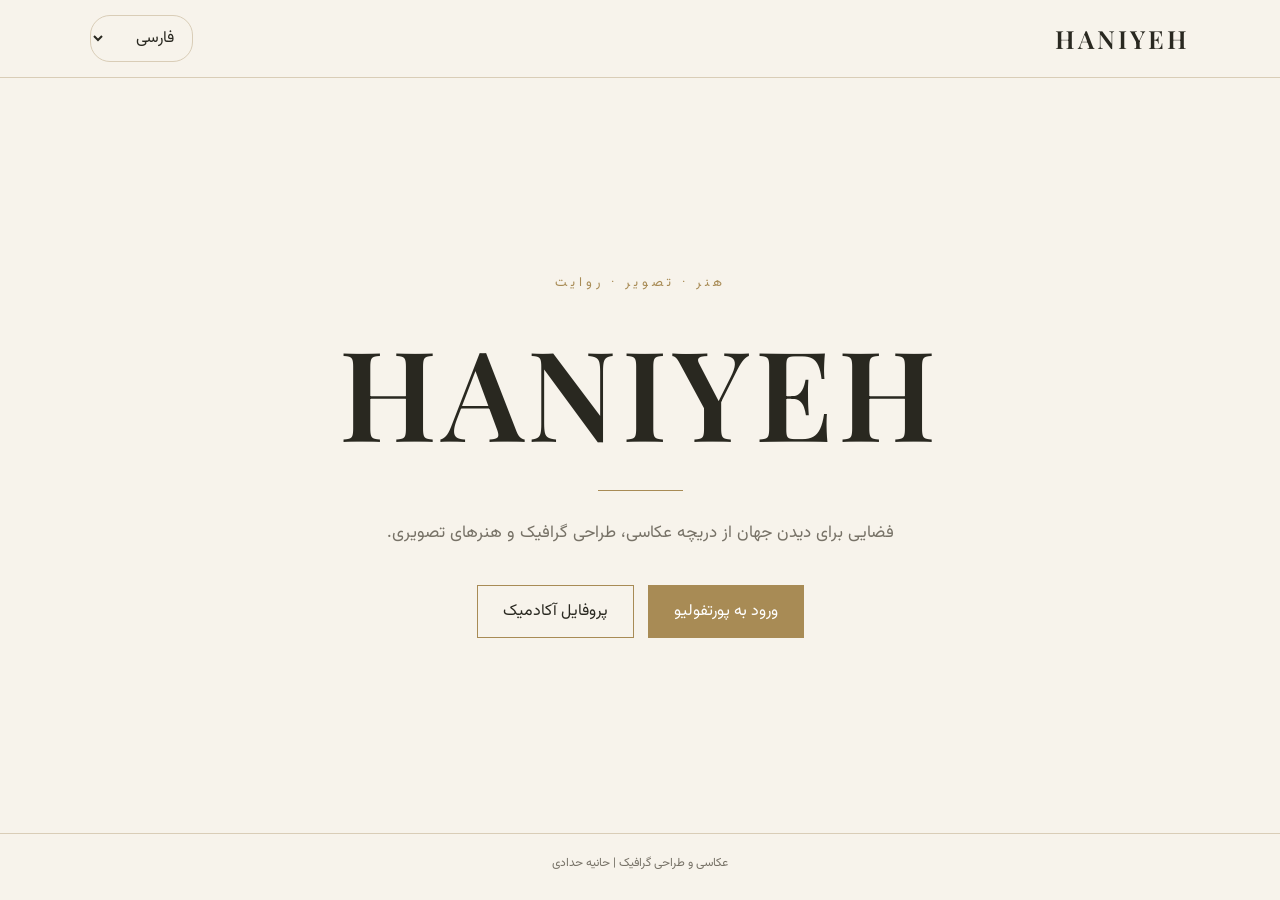
<file: index.html>
<!DOCTYPE html>
<html lang="fa" dir="rtl">
<head>
<meta charset="UTF-8">
<meta name="viewport" content="width=device-width, initial-scale=1.0">
<title>HANIYEH | Creative Portfolio</title>

<link href="https://fonts.googleapis.com/css2?family=Playfair+Display:wght@500;600;700&family=Vazirmatn:wght@400;500;600;700&display=swap" rel="stylesheet">

<style>
:root {
  --cream: #f7f3eb;
  --gold: #a88b55;
  --dark: #292820;
  --muted: #777267;
  --line: #d9cdb7;
}

* { box-sizing: border-box; }

body {
  margin: 0;
  background: var(--cream);
  color: var(--dark);
  font-family: 'Vazirmatn', sans-serif;
  min-height: 100vh;
}

header {
  height: 78px;
  padding: 0 7%;
  display: flex;
  align-items: center;
  justify-content: space-between;
  border-bottom: 1px solid var(--line);
}

.logo {
  font: 600 25px 'Playfair Display', serif;
  letter-spacing: 3px;
}

select {
  background: transparent;
  border: 1px solid var(--line);
  padding: 9px 14px;
  color: var(--dark);
  border-radius: 20px;
  font: inherit;
}

main {
  min-height: calc(100vh - 145px);
  display: flex;
  align-items: center;
  justify-content: center;
  text-align: center;
  padding: 50px 20px;
}

.content { max-width: 780px; }

.eyebrow {
  color: var(--gold);
  letter-spacing: 4px;
  font-size: 13px;
}

h1 {
  font: 600 clamp(65px, 13vw, 125px)/1.2 'Playfair Display', serif;
  letter-spacing: 5px;
  margin: 22px 0;
}

.line {
  width: 85px;
  height: 1px;
  background: var(--gold);
  margin: 25px auto;
}

.description {
  color: var(--muted);
  font-size: 17px;
  line-height: 2;
  max-width: 580px;
  margin: auto;
}

.buttons {
  display: flex;
  justify-content: center;
  gap: 14px;
  flex-wrap: wrap;
  margin-top: 35px;
}

.button {
  display: inline-block;
  padding: 13px 25px;
  border: 1px solid var(--gold);
  color: var(--dark);
  text-decoration: none;
  transition: .25s;
}

.button.primary {
  background: var(--gold);
  color: white;
}

.button:hover {
  transform: translateY(-3px);
}

footer {
  text-align: center;
  padding: 20px;
  color: var(--muted);
  font-size: 12px;
  border-top: 1px solid var(--line);
}

body[dir="ltr"] {
  font-family: Arial, sans-serif;
}

@media(max-width:500px) {
  header { padding: 0 5%; }
  .description { font-size: 15px; }
}
</style>
</head>

<body>

<header>
  <div class="logo">HANIYEH</div>

  <select id="language" aria-label="Language">
    <option value="fa">فارسی</option>
    <option value="en">English</option>
    <option value="it">Italiano</option>
  </select>
</header>

<main>
  <div class="content">

    <div class="eyebrow" id="eyebrow">
      هنر · تصویر · روایت
    </div>

    <h1>HANIYEH</h1>

    <div class="line"></div>

    <p class="description" id="description">
      فضایی برای دیدن جهان از دریچه عکاسی،
      طراحی گرافیک و هنرهای تصویری.
    </p>

    <div class="buttons">
      <a class="button primary" href="HaniyehPortfolio.html" id="portfolio">
        ورود به پورتفولیو
      </a>

      <a class="button" href="academic.html" id="academic">
        پروفایل آکادمیک
      </a>
    </div>

  </div>
</main>

<footer id="footer">
  عکاسی و طراحی گرافیک | حانیه حدادی
</footer>

<script>
const translations = {
  fa: {
    dir: "rtl",
    eyebrow: "هنر · تصویر · روایت",
    description: "فضایی برای دیدن جهان از دریچه عکاسی، طراحی گرافیک و هنرهای تصویری.",
    portfolio: "ورود به پورتفولیو",
    academic: "پروفایل آکادمیک",
    footer: "عکاسی و طراحی گرافیک | حانیه حدادی"
  },
  en: {
    dir: "ltr",
    eyebrow: "ART · IMAGE · STORY",
    description: "A space for seeing the world through photography, graphic design, and visual arts.",
    portfolio: "Explore Portfolio",
    academic: "Academic Profile",
    footer: "Photography & Graphic Design | Haniyeh Haddadi"
  },
  it: {
    dir: "ltr",
    eyebrow: "ARTE · IMMAGINE · RACCONTO",
    description: "Uno spazio per osservare il mondo attraverso fotografia, graphic design e arti visive.",
    portfolio: "Esplora il Portfolio",
    academic: "Profilo Accademico",
    footer: "Fotografia e Graphic Design | Haniyeh Haddadi"
  }
};

const language = document.getElementById("language");

function changeLanguage(lang) {
  const t = translations[lang];
  document.documentElement.lang = lang;
  document.documentElement.dir = t.dir;

  document.getElementById("eyebrow").textContent = t.eyebrow;
  document.getElementById("description").textContent = t.description;
  document.getElementById("portfolio").textContent = t.portfolio;
  document.getElementById("academic").textContent = t.academic;
  document.getElementById("footer").textContent = t.footer;

  localStorage.setItem("haniyeh-language", lang);
}

language.addEventListener("change", () => {
  changeLanguage(language.value);
});

const savedLanguage = localStorage.getItem("haniyeh-language") || "fa";
language.value = savedLanguage;
changeLanguage(savedLanguage);
</script>

</body>
</html>
</file>
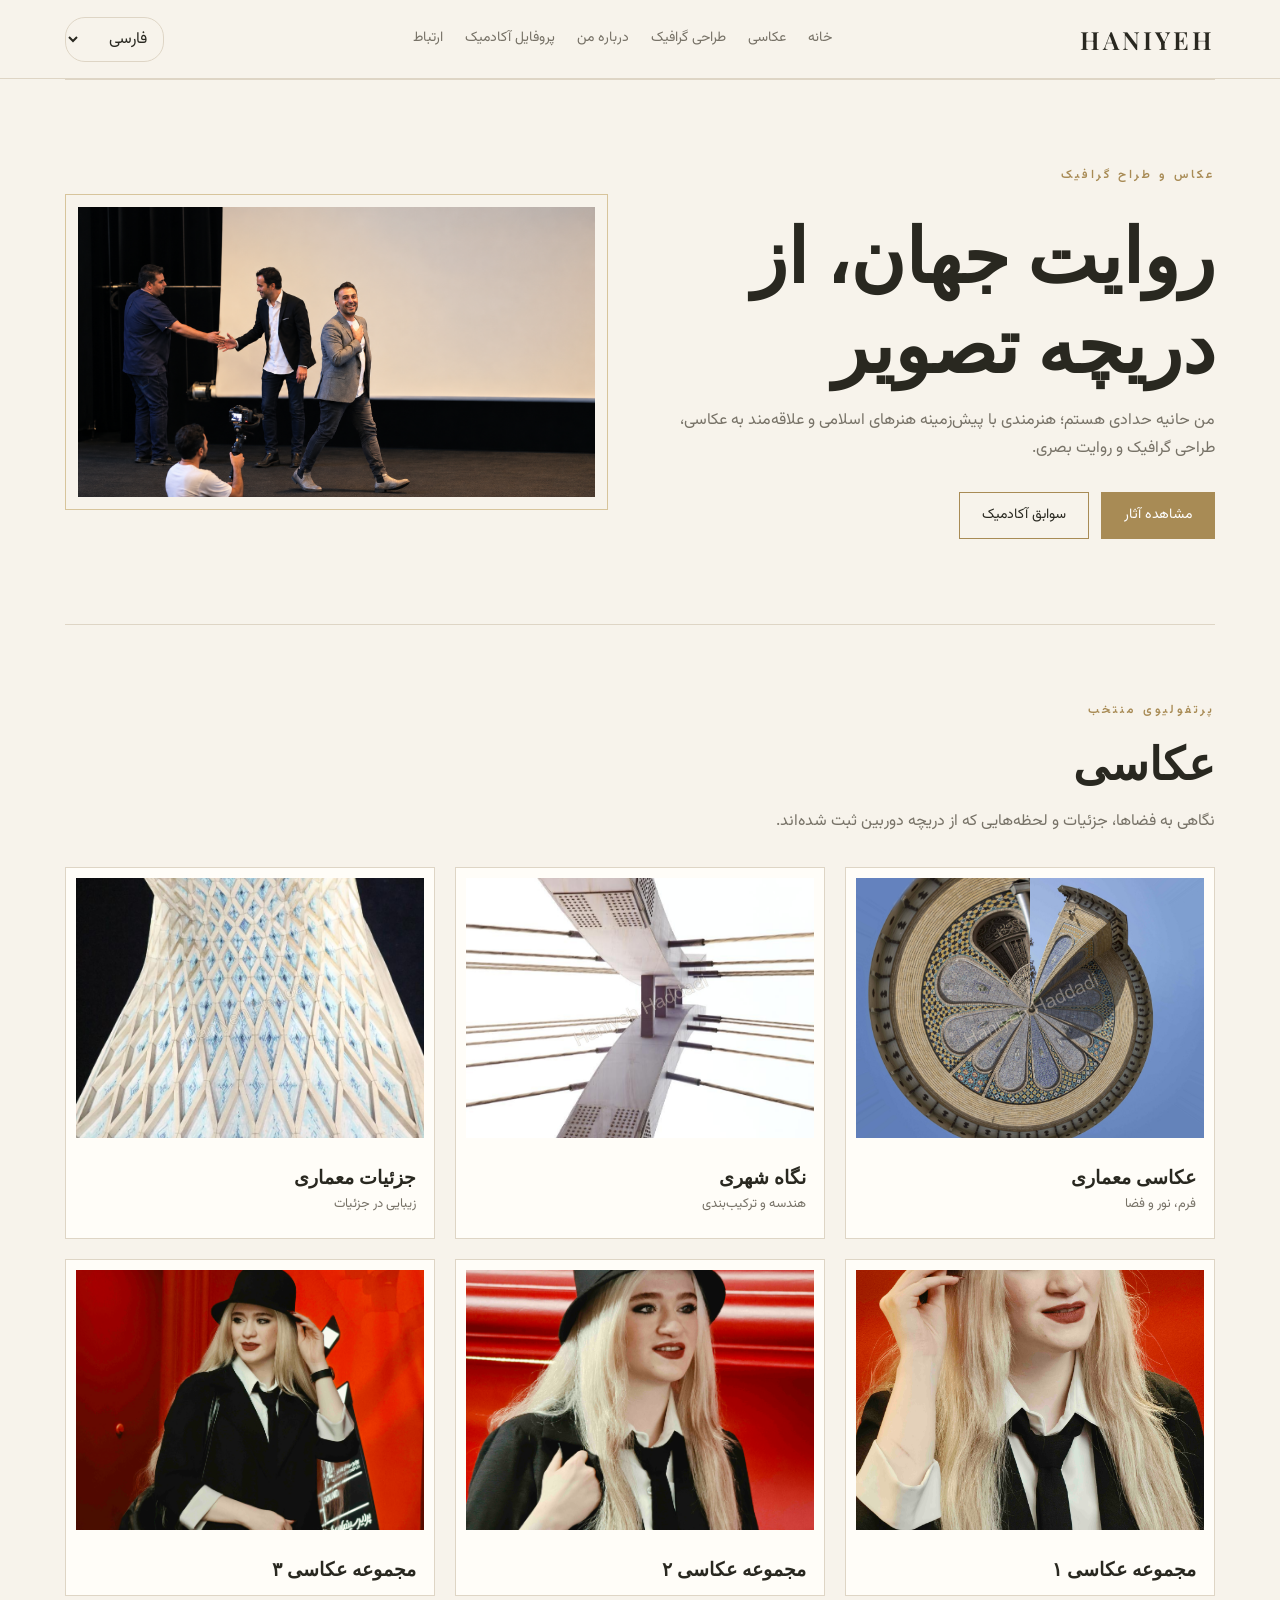
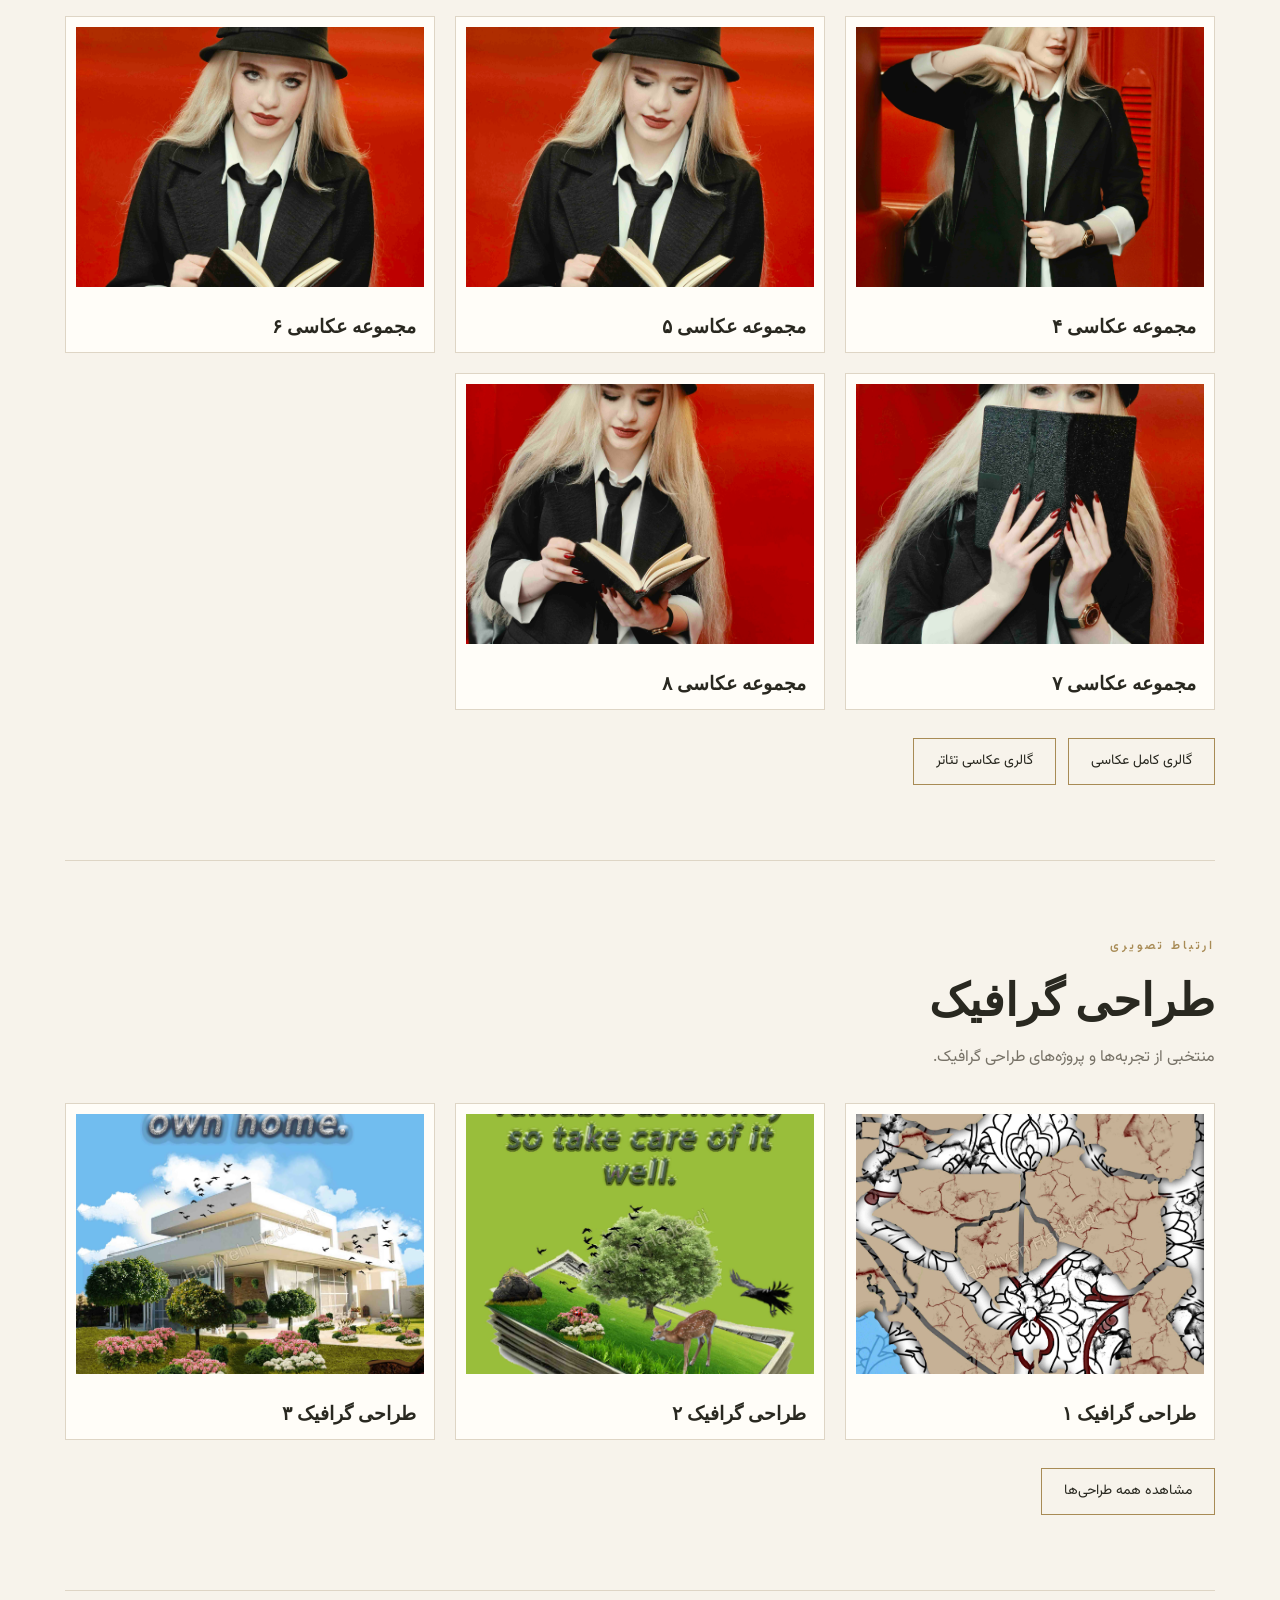
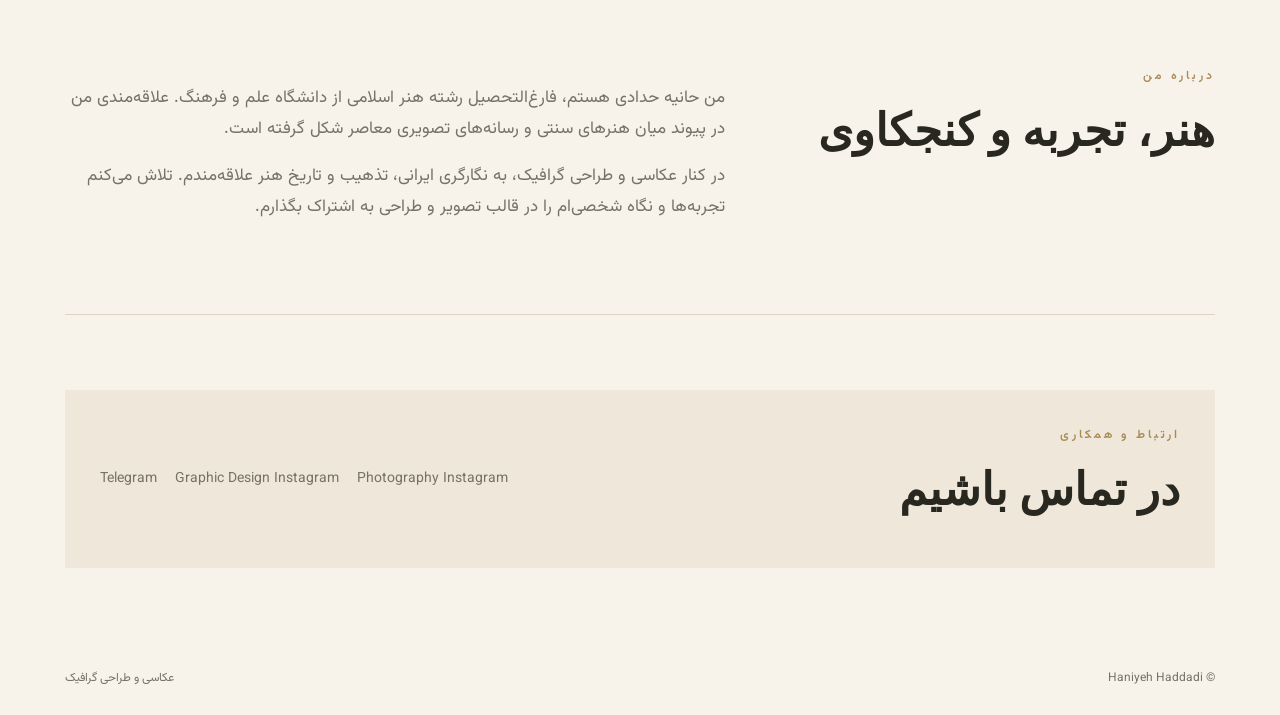
<file: HaniyehPortfolio.html>
<!DOCTYPE html>
<html lang="fa" dir="rtl">
<head>
<meta charset="UTF-8">
<meta name="viewport" content="width=device-width, initial-scale=1.0">
<title>Haniyeh Haddadi | Portfolio</title>

<link href="https://fonts.googleapis.com/css2?family=Playfair+Display:wght@500;600;700&family=Vazirmatn:wght@400;500;600;700&display=swap" rel="stylesheet">

<style>
:root {
  --cream: #f7f3eb;
  --white: #fffdf8;
  --gold: #a88b55;
  --gold-light: #d7c49b;
  --dark: #292820;
  --muted: #777267;
  --line: #ded5c5;
}

* { box-sizing: border-box; }

html { scroll-behavior: smooth; }

body {
  margin: 0;
  background: var(--cream);
  color: var(--dark);
  font-family: 'Vazirmatn', sans-serif;
  line-height: 1.8;
}

a {
  color: inherit;
  text-decoration: none;
}

.container {
  width: min(1150px, 90%);
  margin: auto;
}

header {
  position: sticky;
  top: 0;
  z-index: 10;
  background: rgba(247,243,235,.96);
  backdrop-filter: blur(12px);
  border-bottom: 1px solid var(--line);
}

nav {
  min-height: 78px;
  display: flex;
  align-items: center;
  justify-content: space-between;
  gap: 20px;
}

.logo {
  font: 600 25px 'Playfair Display', serif;
  letter-spacing: 3px;
}

.nav-links {
  display: flex;
  gap: 22px;
  flex-wrap: wrap;
  font-size: 14px;
}

.nav-links a {
  color: var(--muted);
  transition: .2s;
}

.nav-links a:hover { color: var(--gold); }

select {
  padding: 8px 12px;
  border: 1px solid var(--line);
  border-radius: 20px;
  background: transparent;
  color: var(--dark);
  font: inherit;
}

.hero {
  display: grid;
  grid-template-columns: 1fr 1fr;
  gap: 65px;
  align-items: center;
  padding-top: 85px;
  padding-bottom: 85px;
}

.eyebrow {
  color: var(--gold);
  font-size: 12px;
  letter-spacing: 3px;
  font-weight: 600;
}

h1 {
  font: 600 clamp(42px, 6vw, 75px)/1.2 'Playfair Display', serif;
  margin: 20px 0;
}

h2 {
  font: 600 clamp(30px, 4vw, 45px)/1.3 'Playfair Display', serif;
  margin: 10px 0 18px;
}

.hero p, .intro {
  color: var(--muted);
  max-width: 580px;
}

.hero-image {
  padding: 12px;
  border: 1px solid var(--gold-light);
  position: relative;
}


.hero-image {
  padding: 12px;
  border: 1px solid var(--gold-light);
  position: relative;
  overflow: hidden;
}

.hero-slideshow {
  position: relative;
  width: 100%;
  aspect-ratio: 16 / 9;
  background: #eee7da;
}

.hero-slideshow img {
  position: absolute;
  inset: 0;
  width: 100%;
  height: 100%;
  object-fit: cover;
  opacity: 0;
  transition: opacity 1s ease-in-out;
}

.hero-slideshow img.active {
  opacity: 1;
}


.buttons {
  display: flex;
  flex-wrap: wrap;
  gap: 12px;
  margin-top: 28px;
}

.button {
  display: inline-block;
  border: 1px solid var(--gold);
  padding: 10px 22px;
  transition: .2s;
  font-size: 14px;
}

.button.primary {
  background: var(--gold);
  color: white;
}

.button:hover {
  transform: translateY(-3px);
}

section {
  padding: 75px 0;
  border-top: 1px solid var(--line);
}

.section-heading {
  margin-bottom: 30px;
}

.section-heading p {
  color: var(--muted);
  max-width: 650px;
}

.grid {
  display: grid;
  grid-template-columns: repeat(3, 1fr);
  gap: 20px;
}

.card {
  background: var(--white);
  padding: 10px;
  border: 1px solid var(--line);
  transition: .25s;
}

.card:hover {
  transform: translateY(-5px);
  box-shadow: 0 12px 28px #57462915;
}

.card img {
  width: 100%;
  height: 260px;
  object-fit: cover;
  background: #eee7da;
}

.card h3 {
  font: 600 19px 'Playfair Display', serif;
  margin: 13px 8px 4px;
}

.card p {
  font-size: 13px;
  color: var(--muted);
  margin: 0 8px 12px;
}

.about {
  display: grid;
  grid-template-columns: .8fr 1.2fr;
  gap: 50px;
}

.about-text {
  font-size: 17px;
  color: var(--muted);
}

.contact {
  background: #eee7da;
  padding: 35px;
  display: flex;
  justify-content: space-between;
  align-items: center;
  gap: 25px;
  flex-wrap: wrap;
}

.contact-links {
  display: flex;
  flex-wrap: wrap;
  gap: 18px;
  color: var(--muted);
  font-size: 14px;
}

footer {
  padding: 25px 0;
  color: var(--muted);
  font-size: 12px;
  display: flex;
  justify-content: space-between;
  gap: 15px;
}

body[dir="ltr"] {
  font-family: Arial, sans-serif;
}

body[dir="ltr"] h1,
body[dir="ltr"] h2,
body[dir="ltr"] .card h3 {
  font-family: 'Playfair Display', Georgia, serif;
}

@media(max-width:850px) {
  nav {
    padding: 15px 0;
    flex-direction: column;
  }

  .nav-links { justify-content: center; }

  .hero, .about {
    grid-template-columns: 1fr;
    gap: 30px;
  }



  .grid { grid-template-columns: repeat(2, 1fr); }
}

@media(max-width:550px) {
  .grid { grid-template-columns: 1fr; }

  .card img { height: 280px; }

  section { padding: 55px 0; }

  footer {
    flex-direction: column;
  }
}
</style>
</head>

<body>

<header>
  <div class="container">
    <nav>
      <a href="index.html" class="logo">HANIYEH</a>

      <div class="nav-links">
        <a href="#home" data-fa="خانه" data-en="Home" data-it="Home">خانه</a>
        <a href="#photography" data-fa="عکاسی" data-en="Photography" data-it="Fotografia">عکاسی</a>
        <a href="#design" data-fa="طراحی گرافیک" data-en="Graphic Design" data-it="Graphic Design">طراحی گرافیک</a>
        <a href="#about" data-fa="درباره من" data-en="About" data-it="Chi sono">درباره من</a>
        <a href="academic.html" data-fa="پروفایل آکادمیک" data-en="Academic Profile" data-it="Profilo accademico">پروفایل آکادمیک</a>
        <a href="#contact" data-fa="ارتباط" data-en="Contact" data-it="Contatti">ارتباط</a>
      </div>

      <select id="language">
        <option value="fa">فارسی</option>
        <option value="en">English</option>
        <option value="it">Italiano</option>
      </select>
    </nav>
  </div>
</header>

<main class="container">

<section class="hero" id="home">
  <div>
    <div class="eyebrow" data-fa="عکاس و طراح گرافیک" data-en="PHOTOGRAPHER & GRAPHIC DESIGNER" data-it="FOTOGRAFA E GRAPHIC DESIGNER">عکاس و طراح گرافیک</div>

    <h1 data-fa="روایت جهان، از دریچه تصویر" data-en="Stories through the lens" data-it="Storie attraverso l'obiettivo">روایت جهان، از دریچه تصویر</h1>

    <p data-fa="من حانیه حدادی هستم؛ هنرمندی با پیش‌زمینه هنرهای اسلامی و علاقه‌مند به عکاسی، طراحی گرافیک و روایت بصری." data-en="I am Haniyeh Haddadi, an artist with a background in Islamic Art and an interest in photography, graphic design and visual storytelling." data-it="Sono Haniyeh Haddadi, un'artista con una formazione in arte islamica e un interesse per la fotografia, il graphic design e la narrazione visiva.">من حانیه حدادی هستم؛ هنرمندی با پیش‌زمینه هنرهای اسلامی و علاقه‌مند به عکاسی، طراحی گرافیک و روایت بصری.</p>

    <div class="buttons">
      <a class="button primary" href="#photography" data-fa="مشاهده آثار" data-en="View my work" data-it="Guarda i miei lavori">مشاهده آثار</a>
      <a class="button" href="academic.html" data-fa="سوابق آکادمیک" data-en="Academic Profile" data-it="Profilo accademico">سوابق آکادمیک</a>
    </div>
  </div>


<div class="hero-image">
  <div class="hero-slideshow">
    <img src="hero.JPG" alt="Haniyeh Haddadi photography" class="active">
    <img src="hero1.png" alt="Haniyeh Haddadi photography">
    <img src="hero2.png" alt="Haniyeh Haddadi photography">
    <img src="hero3.png" alt="Haniyeh Haddadi photography">
  </div>
</div>

</section>

<section id="photography">
  <div class="section-heading">
    <div class="eyebrow" data-fa="پرتفولیوی منتخب" data-en="SELECTED WORK" data-it="LAVORI SELEZIONATI">پرتفولیوی منتخب</div>
    <h2 data-fa="عکاسی" data-en="Photography" data-it="Fotografia">عکاسی</h2>
    <p data-fa="نگاهی به فضاها، جزئیات و لحظه‌هایی که از دریچه دوربین ثبت شده‌اند." data-en="A selection of spaces, details and moments captured through my lens." data-it="Una selezione di spazi, dettagli e momenti catturati attraverso il mio obiettivo.">نگاهی به فضاها، جزئیات و لحظه‌هایی که از دریچه دوربین ثبت شده‌اند.</p>
  </div>

  <div class="grid">
    <article class="card">
      <img src="architecture1.jpg" alt="Architecture photography">
      <h3 data-fa="عکاسی معماری" data-en="Architecture" data-it="Architettura">عکاسی معماری</h3>
      <p data-fa="فرم، نور و فضا" data-en="Form, light and space" data-it="Forma, luce e spazio">فرم، نور و فضا</p>
    </article>

    <article class="card">
      <img src="architecture2.jpg" alt="Architecture photography">
      <h3 data-fa="نگاه شهری" data-en="Urban Perspectives" data-it="Prospettive urbane">نگاه شهری</h3>
      <p data-fa="هندسه و ترکیب‌بندی" data-en="Geometry and composition" data-it="Geometria e composizione">هندسه و ترکیب‌بندی</p>
    </article>

    <article class="card">
      <img src="architecture3.jpg" alt="Architecture photography">
      <h3 data-fa="جزئیات معماری" data-en="Architectural Details" data-it="Dettagli architettonici">جزئیات معماری</h3>
      <p data-fa="زیبایی در جزئیات" data-en="Beauty in details" data-it="La bellezza nei dettagli">زیبایی در جزئیات</p>
    </article>

    <article class="card">
      <img src="photo1.jpg" alt="Photography project">
      <h3 data-fa="مجموعه عکاسی ۱" data-en="Photography Series 01" data-it="Serie fotografica 01">مجموعه عکاسی ۱</h3>
    </article>

    <article class="card">
      <img src="photo2.jpg" alt="Photography project">
      <h3 data-fa="مجموعه عکاسی ۲" data-en="Photography Series 02" data-it="Serie fotografica 02">مجموعه عکاسی ۲</h3>
    </article>

    <article class="card">
      <img src="photo3.jpg" alt="Photography project">
      <h3 data-fa="مجموعه عکاسی ۳" data-en="Photography Series 03" data-it="Serie fotografica 03">مجموعه عکاسی ۳</h3>
    </article>

    <article class="card">
      <img src="photo4.jpg" alt="Photography project">
      <h3 data-fa="مجموعه عکاسی ۴" data-en="Photography Series 04" data-it="Serie fotografica 04">مجموعه عکاسی ۴</h3>
    </article>

    <article class="card">
      <img src="photo5.jpg" alt="Photography project">
      <h3 data-fa="مجموعه عکاسی ۵" data-en="Photography Series 05" data-it="Serie fotografica 05">مجموعه عکاسی ۵</h3>
    </article>

    <article class="card">
      <img src="photo6.jpg" alt="Photography project">
      <h3 data-fa="مجموعه عکاسی ۶" data-en="Photography Series 06" data-it="Serie fotografica 06">مجموعه عکاسی ۶</h3>
    </article>

    <article class="card">
      <img src="photo7.jpg" alt="Photography project">
      <h3 data-fa="مجموعه عکاسی ۷" data-en="Photography Series 07" data-it="Serie fotografica 07">مجموعه عکاسی ۷</h3>
    </article>

    <article class="card">
      <img src="photo8.jpg" alt="Photography project">
      <h3 data-fa="مجموعه عکاسی ۸" data-en="Photography Series 08" data-it="Serie fotografica 08">مجموعه عکاسی ۸</h3>
    </article>
  </div>

  <div class="buttons">
    <a class="button" href="gallery.html" data-fa="گالری کامل عکاسی" data-en="Full Photography Gallery" data-it="Galleria fotografica completa">گالری کامل عکاسی</a>
    <a class="button" href="theater-gallery.html" data-fa="گالری عکاسی تئاتر" data-en="Theatre Photography" data-it="Fotografia teatrale">گالری عکاسی تئاتر</a>
  </div>
</section>

<section id="design">
  <div class="section-heading">
    <div class="eyebrow" data-fa="ارتباط تصویری" data-en="VISUAL COMMUNICATION" data-it="COMUNICAZIONE VISIVA">ارتباط تصویری</div>
    <h2 data-fa="طراحی گرافیک" data-en="Graphic Design" data-it="Graphic Design">طراحی گرافیک</h2>
    <p data-fa="منتخبی از تجربه‌ها و پروژه‌های طراحی گرافیک." data-en="A selection of graphic design projects and explorations." data-it="Una selezione di progetti ed esplorazioni di graphic design.">منتخبی از تجربه‌ها و پروژه‌های طراحی گرافیک.</p>
  </div>

  <div class="grid">
    <article class="card">
      <img src="design1.jpg" alt="Graphic design project">
      <h3 data-fa="طراحی گرافیک ۱" data-en="Graphic Design 01" data-it="Graphic Design 01">طراحی گرافیک ۱</h3>
    </article>

    <article class="card">
      <img src="design2.jpg" alt="Graphic design project">
      <h3 data-fa="طراحی گرافیک ۲" data-en="Graphic Design 02" data-it="Graphic Design 02">طراحی گرافیک ۲</h3>
    </article>

    <article class="card">
      <img src="design3.jpg" alt="Graphic design project">
      <h3 data-fa="طراحی گرافیک ۳" data-en="Graphic Design 03" data-it="Graphic Design 03">طراحی گرافیک ۳</h3>
    </article>

    
  </div>

  <div class="buttons">
    <a class="button" href="design-gallery.html" data-fa="مشاهده همه طراحی‌ها" data-en="View All Designs" data-it="Vedi tutti i progetti">مشاهده همه طراحی‌ها</a>
  </div>
</section>

<section id="about">
  <div class="about">
    <div>
      <div class="eyebrow" data-fa="درباره من" data-en="ABOUT ME" data-it="CHI SONO">درباره من</div>
      <h2 data-fa="هنر، تجربه و کنجکاوی" data-en="Art, Experience & Curiosity" data-it="Arte, esperienza e curiosità">هنر، تجربه و کنجکاوی</h2>
    </div>

    <div class="about-text">
      <p data-fa="من حانیه حدادی هستم، فارغ‌التحصیل رشته هنر اسلامی از دانشگاه علم و فرهنگ. علاقه‌مندی من در پیوند میان هنرهای سنتی و رسانه‌های تصویری معاصر شکل گرفته است." data-en="I am Haniyeh Haddadi, a graduate in Islamic Art from the University of Science and Culture. My interests explore the connection between traditional arts and contemporary visual media." data-it="Sono Haniyeh Haddadi, laureata in Arte Islamica presso la University of Science and Culture. I miei interessi esplorano il rapporto tra arti tradizionali e media visivi contemporanei.">من حانیه حدادی هستم، فارغ‌التحصیل رشته هنر اسلامی از دانشگاه علم و فرهنگ. علاقه‌مندی من در پیوند میان هنرهای سنتی و رسانه‌های تصویری معاصر شکل گرفته است.</p>

      <p data-fa="در کنار عکاسی و طراحی گرافیک، به نگارگری ایرانی، تذهیب و تاریخ هنر علاقه‌مندم. تلاش می‌کنم تجربه‌ها و نگاه شخصی‌ام را در قالب تصویر و طراحی به اشتراک بگذارم." data-en="Alongside photography and graphic design, I am interested in Persian miniature painting, illumination and art history. I aim to express my perspective through images and design." data-it="Oltre alla fotografia e al graphic design, mi interessano la miniatura persiana, la doratura e la storia dell'arte. Cerco di esprimere il mio punto di vista attraverso immagini e design.">در کنار عکاسی و طراحی گرافیک، به نگارگری ایرانی، تذهیب و تاریخ هنر علاقه‌مندم. تلاش می‌کنم تجربه‌ها و نگاه شخصی‌ام را در قالب تصویر و طراحی به اشتراک بگذارم.</p>
    </div>
  </div>
</section>

<section id="contact">
  <div class="contact">
    <div>
      <div class="eyebrow" data-fa="ارتباط و همکاری" data-en="CONTACT & COLLABORATION" data-it="CONTATTI E COLLABORAZIONI">ارتباط و همکاری</div>
      <h2 data-fa="در تماس باشیم" data-en="Let's Connect" data-it="Restiamo in contatto">در تماس باشیم</h2>
    </div>

    <div class="contact-links">
      <a href="https://www.instagram.com/haniyeh.portrait/" target="_blank" rel="noopener">Photography Instagram</a>
      <a href="https://www.instagram.com/haniyehgraphic8/" target="_blank" rel="noopener">Graphic Design Instagram</a>
      <a href="https://t.me/HaD2080" target="_blank" rel="noopener">Telegram</a>
    </div>
  </div>
</section>

</main>

<footer class="container">
  <span>© Haniyeh Haddadi</span>
  <span data-fa="عکاسی و طراحی گرافیک" data-en="Photography & Graphic Design" data-it="Fotografia e Graphic Design">عکاسی و طراحی گرافیک</span>
</footer>

<script>
const translations = {
  fa: { dir: "rtl" },
  en: { dir: "ltr" },
  it: { dir: "ltr" }
};

const language = document.getElementById("language");

function changeLanguage(lang) {
  document.documentElement.lang = lang;
  document.documentElement.dir = translations[lang].dir;

  document.querySelectorAll("[data-fa]").forEach(element => {
    const value = element.getAttribute("data-" + lang);
    if (value !== null) element.textContent = value;
  });

  localStorage.setItem("haniyeh-language", lang);
}

language.addEventListener("change", () => {
  changeLanguage(language.value);
});

const savedLanguage = localStorage.getItem("haniyeh-language") || "fa";
language.value = savedLanguage;
changeLanguage(savedLanguage);

const slides = document.querySelectorAll(".hero-slideshow img");
let currentSlide = 0;

setInterval(() => {
  slides[currentSlide].classList.remove("active");
  currentSlide = (currentSlide + 1) % slides.length;
  slides[currentSlide].classList.add("active");
}, 4000);

</script>

</body>
</html>
</file>
